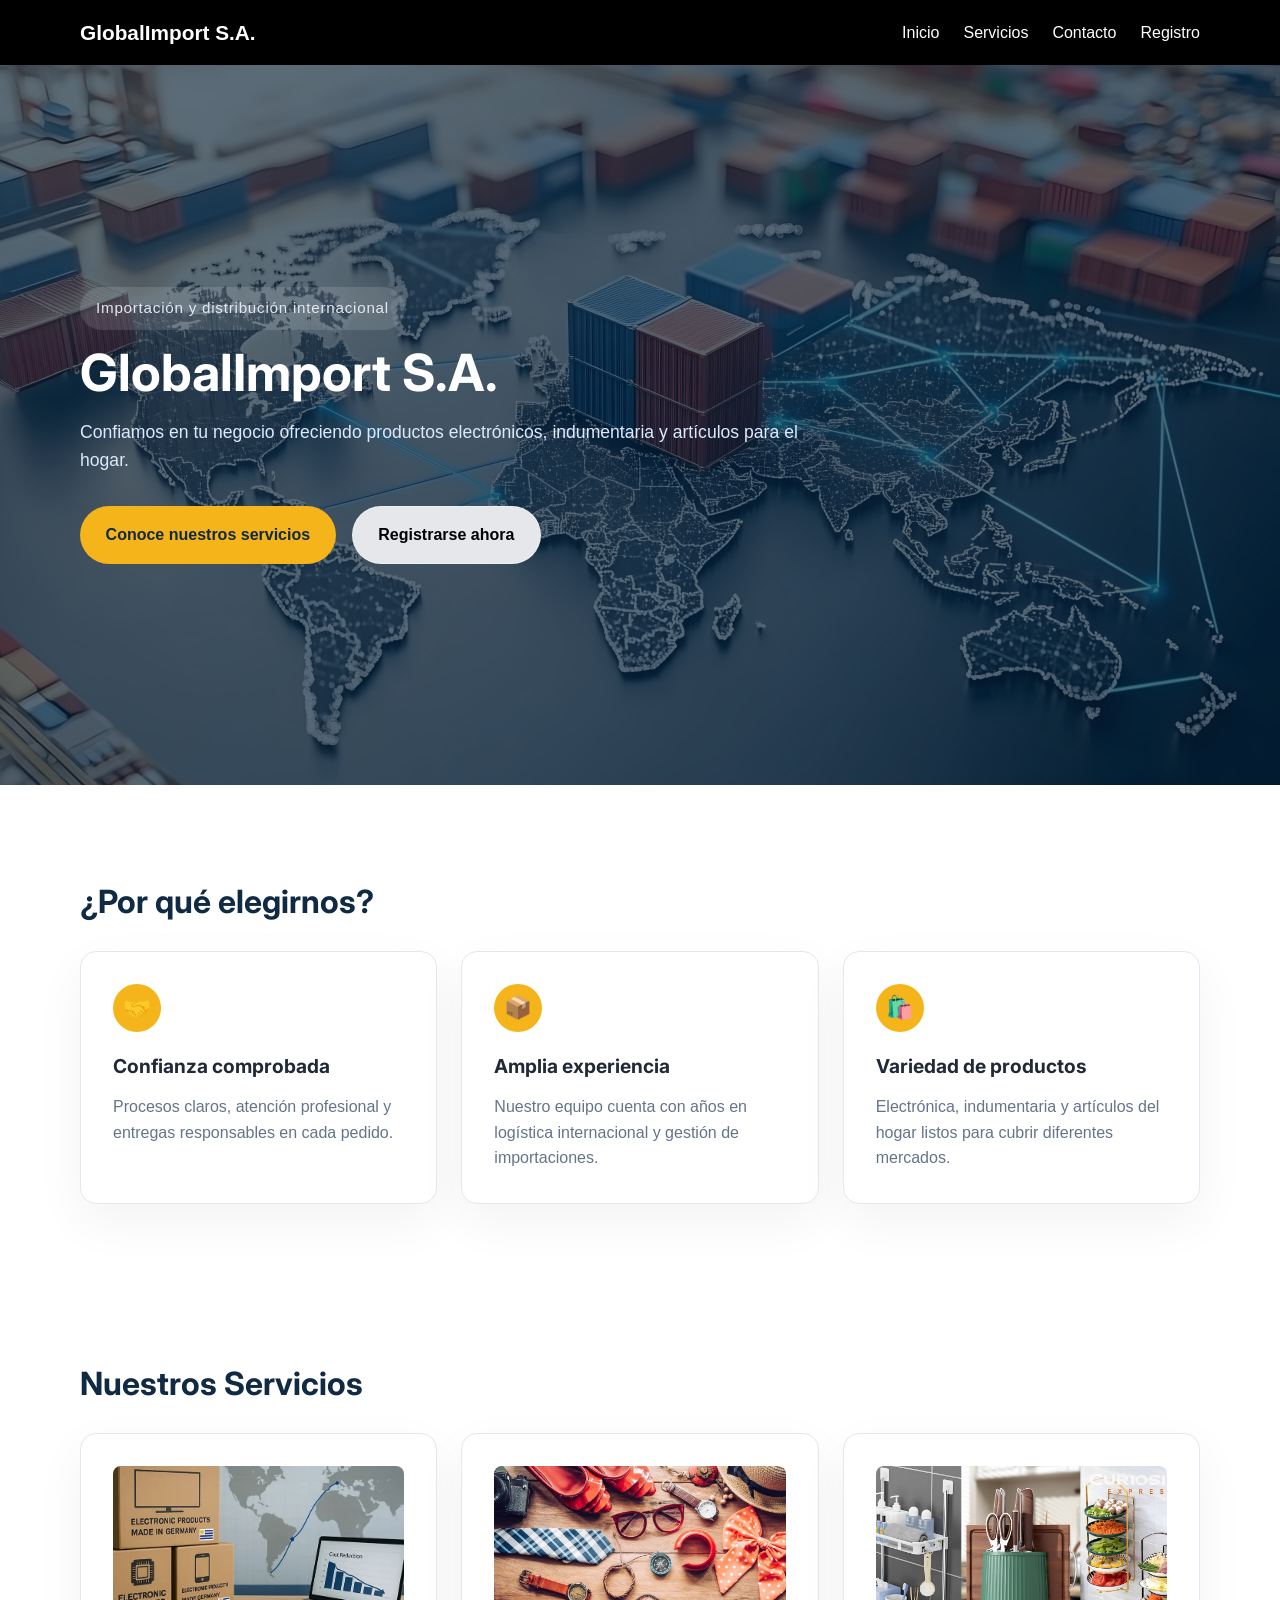
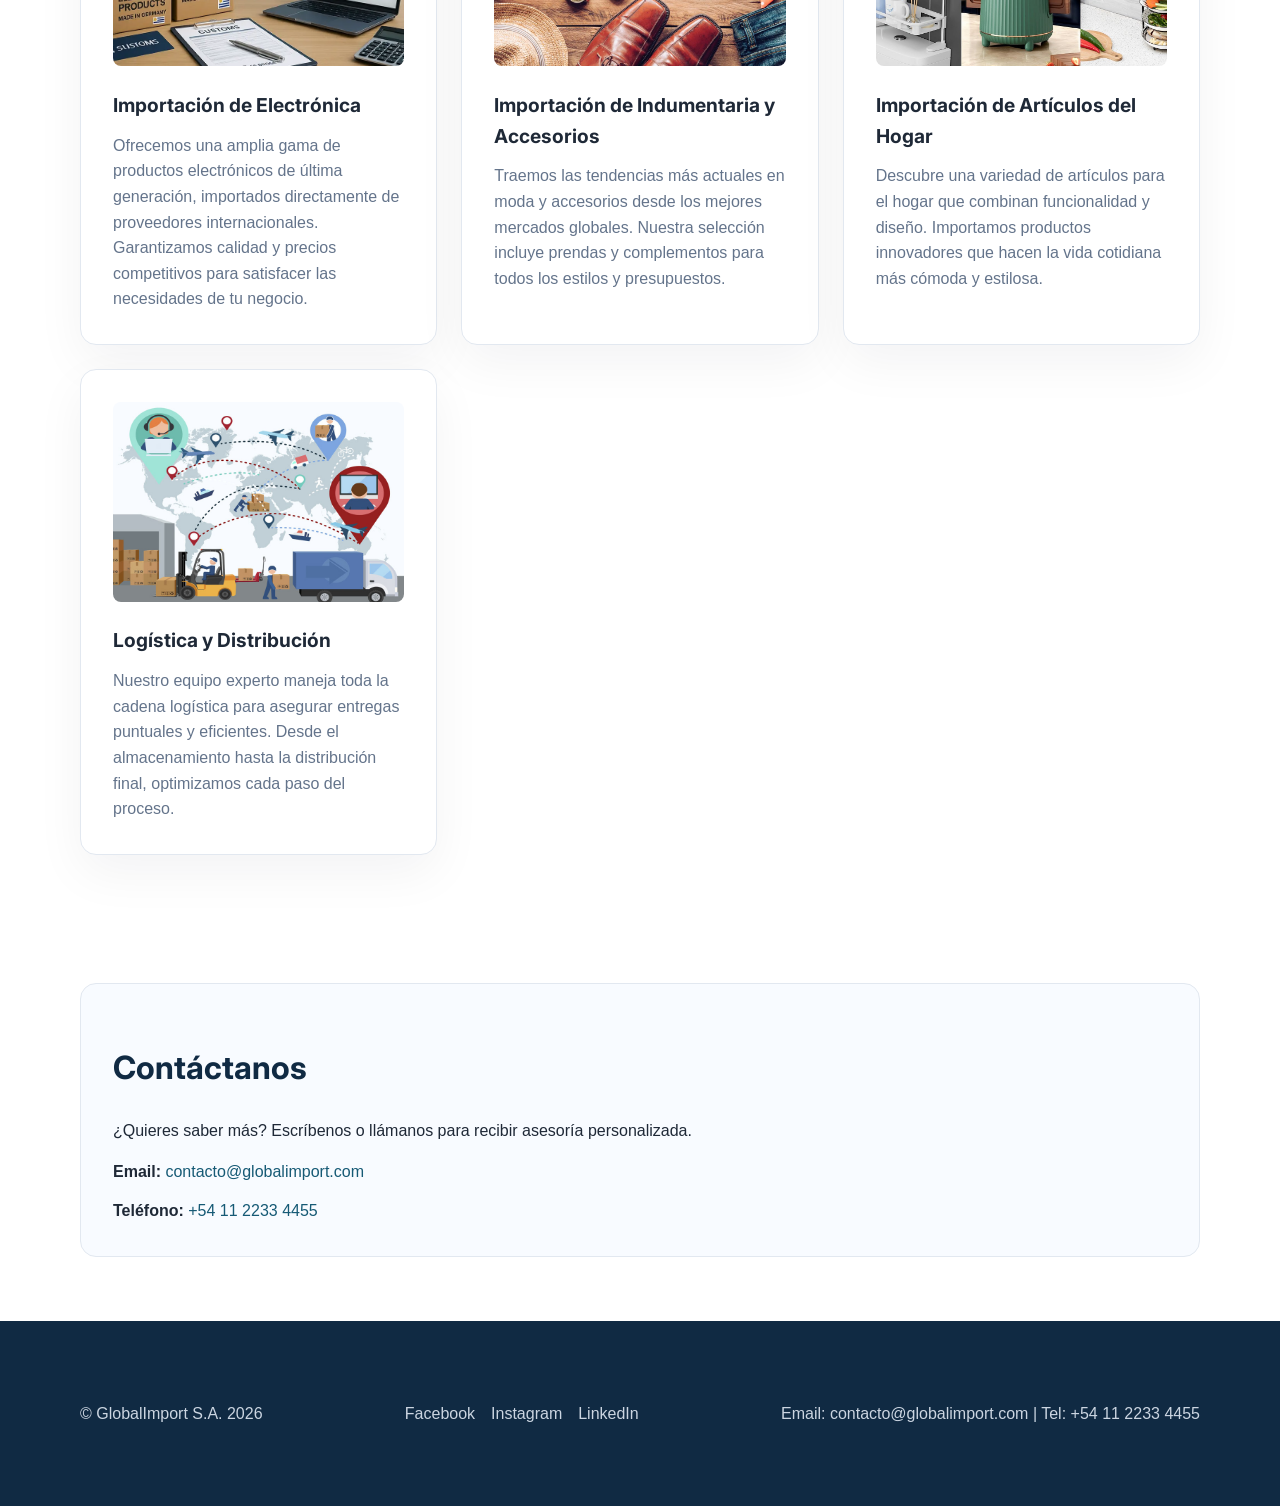
<file: index.html>
﻿<!DOCTYPE html>
<html lang="es">
<head>
  <meta charset="UTF-8" />
  <meta name="viewport" content="width=device-width, initial-scale=1.0" />
  <title>GlobalImport S.A.</title>
  <link rel="stylesheet" href="style.css" />
  <link href="https://fonts.googleapis.com/css2?family=Inter:wght@400;600;700&display=swap" rel="stylesheet" />
</head>
<body>
  <header class="site-header">
    <nav class="navbar container">
      <a href="index.html" class="logo">GlobalImport S.A.</a>
      <ul class="nav-links">
        <li><a href="#inicio">Inicio</a></li>
        <li><a href="#servicios">Servicios</a></li>
        <li><a href="#contacto">Contacto</a></li>
        <li><a href="registro.html">Registro</a></li>
      </ul>
    </nav>

    <section class="hero" id="inicio">
      <div class="hero-overlay"></div>
      <div class="hero-content container">
        <span class="hero-label">Importación y distribución internacional</span>
        <h1>GlobalImport S.A.</h1>
        <p class="hero-subtitle">
          Confiamos en tu negocio ofreciendo productos electrónicos, indumentaria y artículos para el hogar.
        </p>
        <div class="hero-actions">
          <a href="#servicios" class="btn btn-primary">Conoce nuestros servicios</a>
          <a href="registro.html" class="btn btn-secondary">Registrarse ahora</a>
        </div>
      </div>
    </section>
  </header>

  <main>
    <section class="why-choose" id="servicios">
      <div class="container">
        <h2>¿Por qué elegirnos?</h2>
        <div class="features-grid">
          <article class="feature-card">
            <span class="feature-icon">🤝</span>
            <h3>Confianza comprobada</h3>
            <p>Procesos claros, atención profesional y entregas responsables en cada pedido.</p>
          </article>
          <article class="feature-card">
            <span class="feature-icon">📦</span>
            <h3>Amplia experiencia</h3>
            <p>Nuestro equipo cuenta con años en logística internacional y gestión de importaciones.</p>
          </article>
          <article class="feature-card">
            <span class="feature-icon">🛍️</span>
            <h3>Variedad de productos</h3>
            <p>Electrónica, indumentaria y artículos del hogar listos para cubrir diferentes mercados.</p>
          </article>
        </div>
      </div>
    </section>

    <section class="services" id="servicios">
      <div class="container">
        <h2>Nuestros Servicios</h2>
        <div class="services-grid">
          <article class="service-card">
            <img src="images/Importación de Electrónica.webp" alt="Importación de Electrónica" class="service-image">
            <h3>Importación de Electrónica</h3>
            <p>Ofrecemos una amplia gama de productos electrónicos de última generación, importados directamente de proveedores internacionales. Garantizamos calidad y precios competitivos para satisfacer las necesidades de tu negocio.</p>
          </article>
          <article class="service-card">
            <img src="images/Importación de Indumentaria y Accesorios.jpg" alt="Importación de Indumentaria y Accesorios" class="service-image">
            <h3>Importación de Indumentaria y Accesorios</h3>
            <p>Traemos las tendencias más actuales en moda y accesorios desde los mejores mercados globales. Nuestra selección incluye prendas y complementos para todos los estilos y presupuestos.</p>
          </article>
          <article class="service-card">
            <img src="images/Importación de Artículos del Hogar.jpg" alt="Importación de Artículos del Hogar" class="service-image">
            <h3>Importación de Artículos del Hogar</h3>
            <p>Descubre una variedad de artículos para el hogar que combinan funcionalidad y diseño. Importamos productos innovadores que hacen la vida cotidiana más cómoda y estilosa.</p>
          </article>
          <article class="service-card">
            <img src="images/Logística y Distribución.jpg" alt="Logística y Distribución" class="service-image">
            <h3>Logística y Distribución</h3>
            <p>Nuestro equipo experto maneja toda la cadena logística para asegurar entregas puntuales y eficientes. Desde el almacenamiento hasta la distribución final, optimizamos cada paso del proceso.</p>
          </article>
        </div>
      </div>
    </section>

    <section class="contact-info" id="contacto">
      <div class="container contact-box">
        <h2>Contáctanos</h2>
        <p>¿Quieres saber más? Escríbenos o llámanos para recibir asesoría personalizada.</p>
        <div class="contact-details">
          <div>
            <strong>Email:</strong>
            <a href="mailto:contacto@globalimport.com">contacto@globalimport.com</a>
          </div>
          <div>
            <strong>Teléfono:</strong>
            <a href="tel:+541122334455">+54 11 2233 4455</a>
          </div>
        </div>
      </div>
    </section>
  </main>

  <footer class="site-footer">
    <div class="container footer-content">
      <p>© GlobalImport S.A. 2026</p>
      <div class="footer-links">
        <a href="#">Facebook</a>
        <a href="#">Instagram</a>
        <a href="#">LinkedIn</a>
      </div>
      <p class="footer-contact">Email: contacto@globalimport.com | Tel: +54 11 2233 4455</p>
    </div>
  </footer>
</body>
</html>
</file>
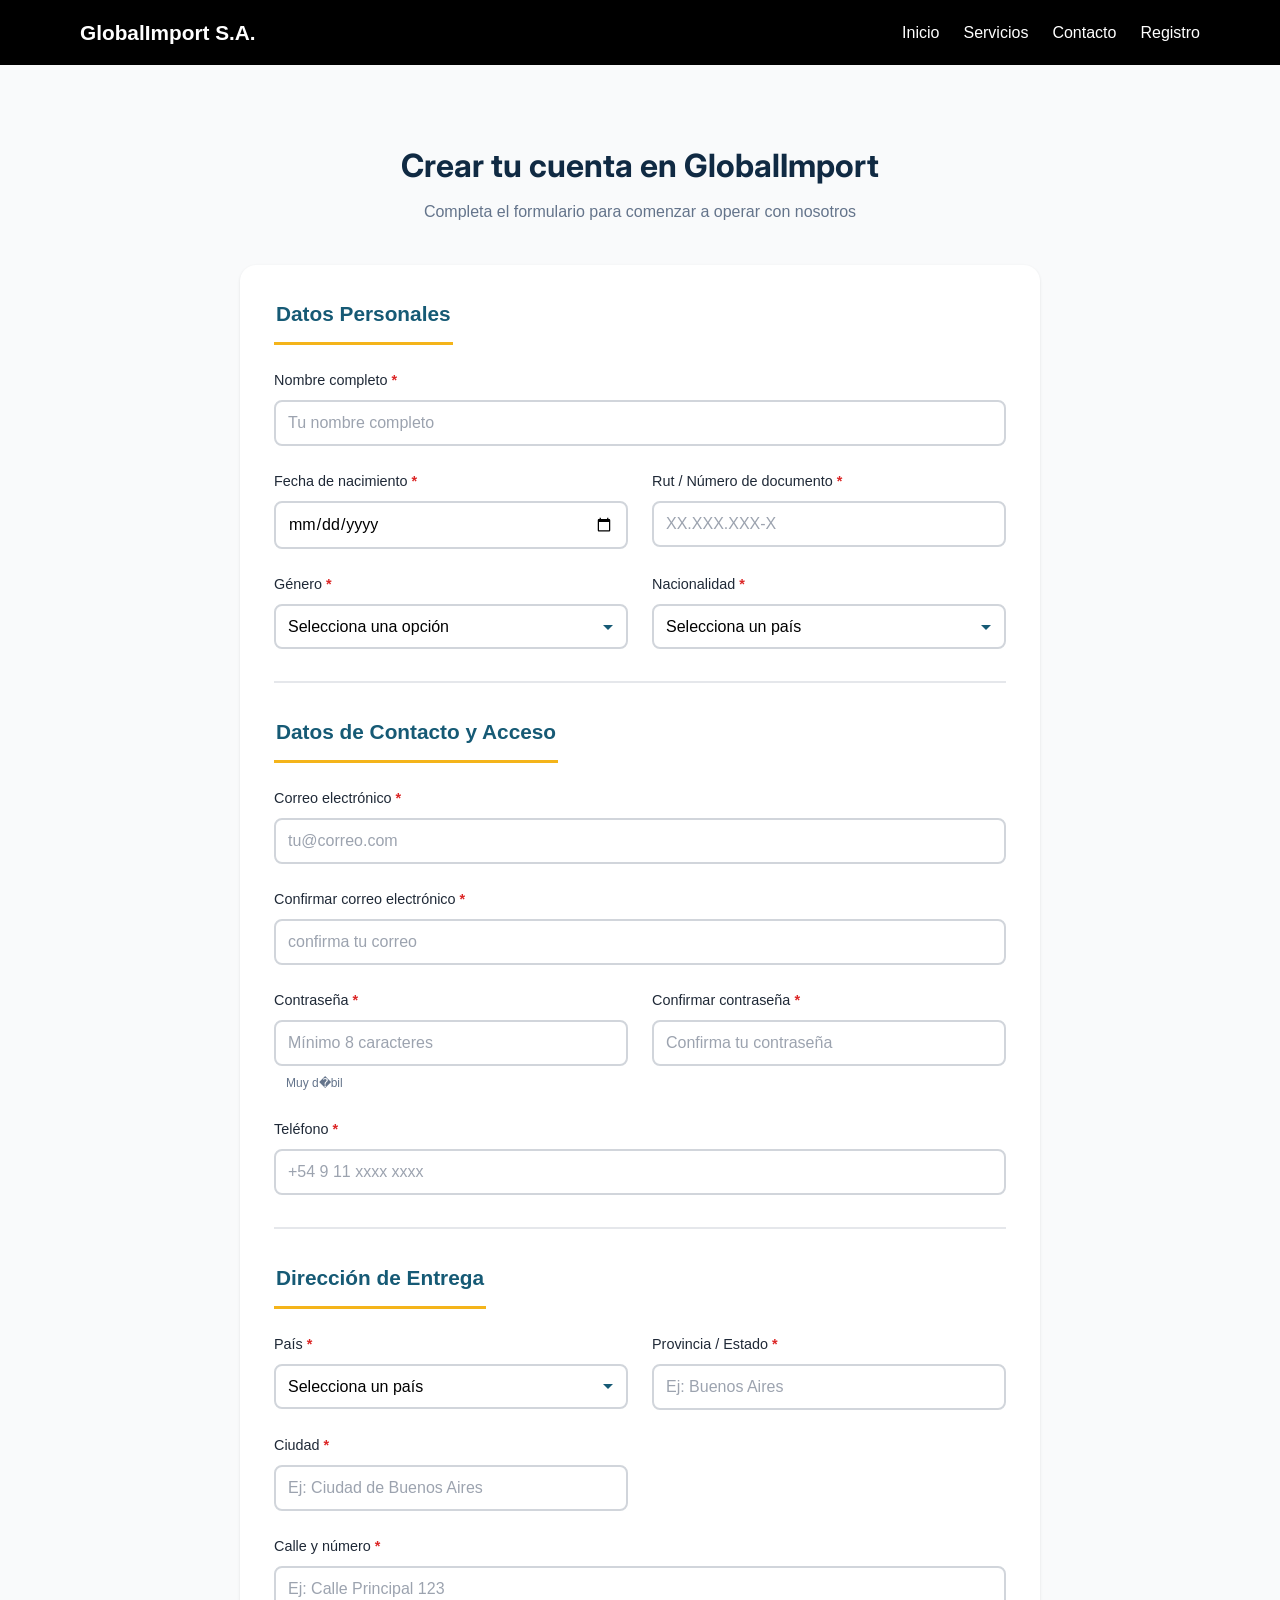
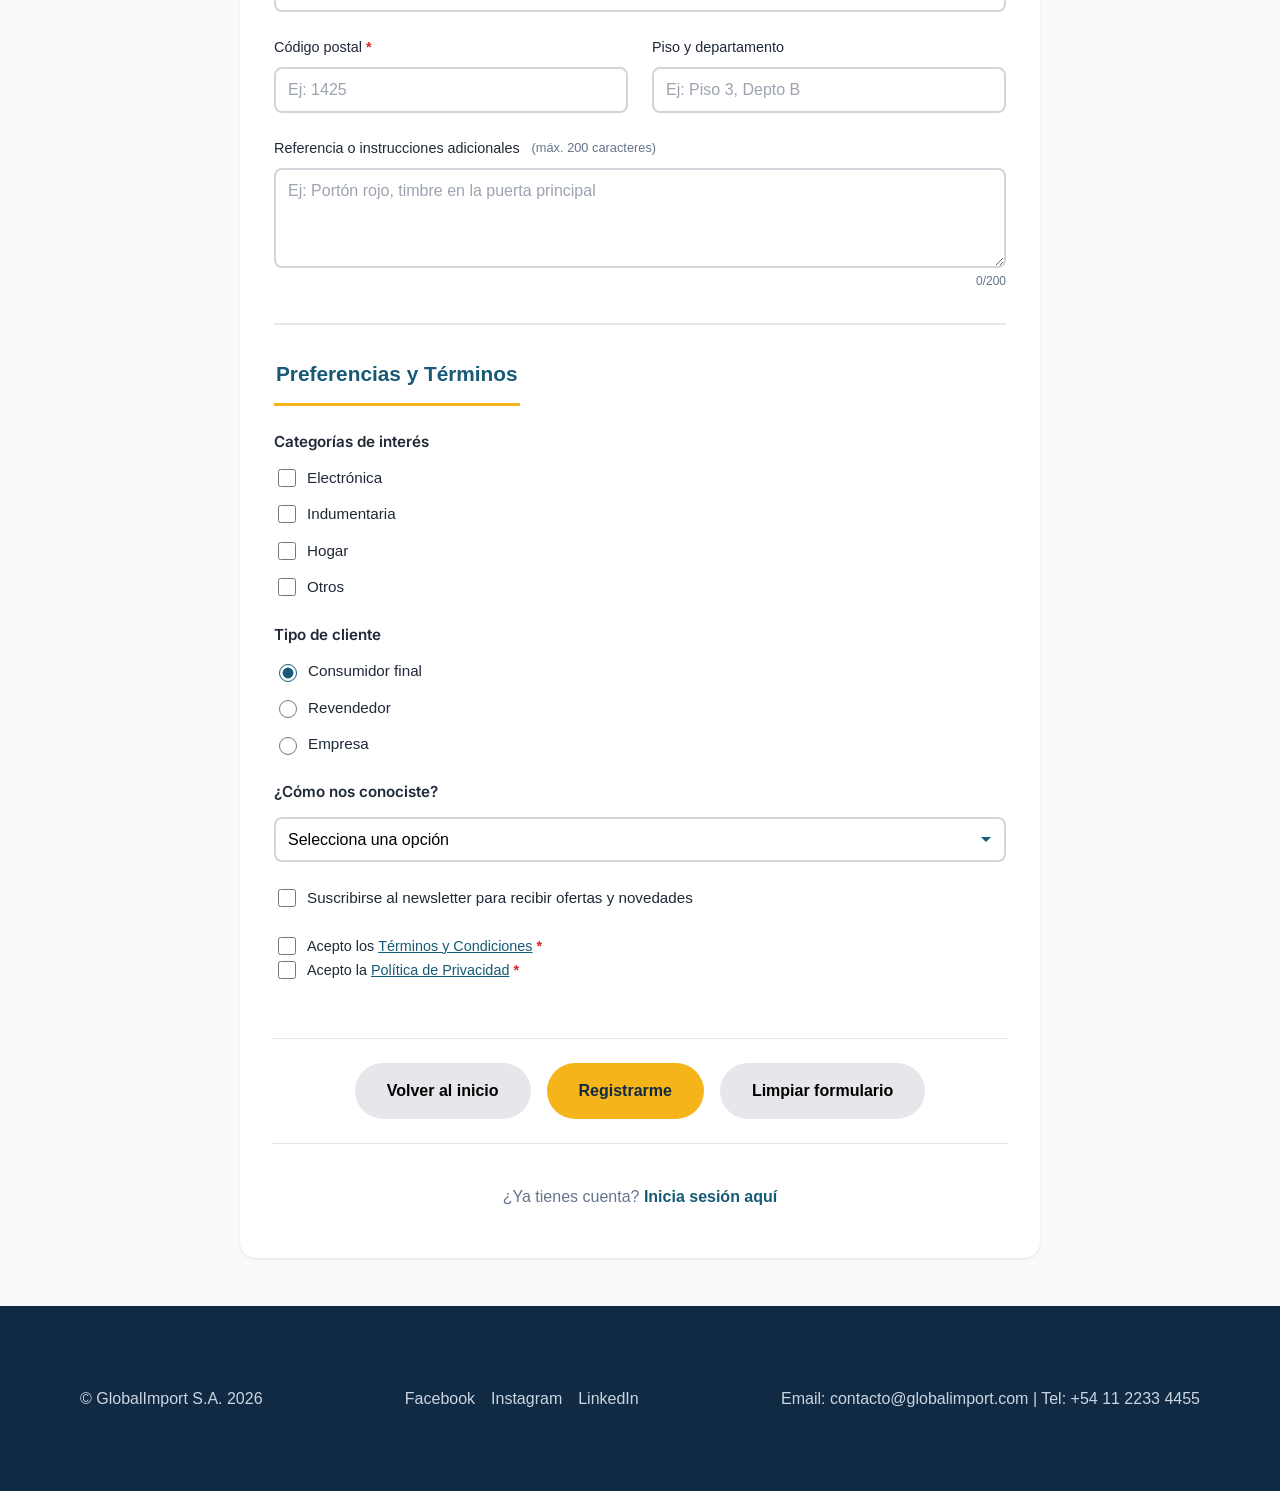
<file: registro.html>
<!DOCTYPE html>
<html lang="es">
<head>
  <meta charset="UTF-8" />
  <meta name="viewport" content="width=device-width, initial-scale=1.0" />
  <title>Registro de Usuario - GlobalImport S.A.</title>
  <link rel="stylesheet" href="style.css" />
  <link href="https://fonts.googleapis.com/css2?family=Inter:wght@400;600;700&display=swap" rel="stylesheet" />
</head>
<body>
  <header class="site-header">
    <nav class="navbar container">
      <a href="index.html" class="logo">GlobalImport S.A.</a>
      <ul class="nav-links">
        <li><a href="index.html#inicio">Inicio</a></li>
        <li><a href="index.html#servicios">Servicios</a></li>
        <li><a href="index.html#contacto">Contacto</a></li>
        <li><a href="registro.html">Registro</a></li>
      </ul>
    </nav>
  </header>

  <main>
    <section class="registration-section">
      <div class="container">
        <div class="registration-header">
          <h1>Crear tu cuenta en GlobalImport</h1>
          <p>Completa el formulario para comenzar a operar con nosotros</p>
        </div>

        <form class="registration-form" id="registrationForm" novalidate>
          <!-- SECCIÓN A: DATOS PERSONALES -->
          <fieldset class="form-section">
            <legend class="section-title">Datos Personales</legend>
            <div class="form-grid">
              <div class="form-group full-width">
                <label for="fullName">Nombre completo <span class="required">*</span></label>
                <input 
                  type="text" 
                  id="fullName" 
                  name="fullName" 
                  placeholder="Tu nombre completo"
                  required
                />
              </div>

              <div class="form-group">
                <label for="birthDate">Fecha de nacimiento <span class="required">*</span></label>
                <input 
                  type="date" 
                  id="birthDate" 
                  name="birthDate" 
                  required
                />
              </div>

              <div class="form-group">
                <label for="rut">Rut / Número de documento <span class="required">*</span></label>
                <input 
                  type="text" 
                  id="rut" 
                  name="rut" 
                  placeholder="XX.XXX.XXX-X"
                  required
                />
              </div>

              <div class="form-group">
                <label for="gender">Género <span class="required">*</span></label>
                <select id="gender" name="gender" required>
                  <option value="">Selecciona una opción</option>
                  <option value="masculino">Masculino</option>
                  <option value="femenino">Femenino</option>
                  <option value="nobinario">No binario</option>
                  <option value="prefiero_no_decir">Prefiero no decir</option>
                </select>
              </div>

              <div class="form-group">
                <label for="nationality">Nacionalidad <span class="required">*</span></label>
                <select id="nationality" name="nationality" required>
                  <option value="">Selecciona un país</option>
                  <option value="argentina">Argentina</option>
                  <option value="brasil">Brasil</option>
                  <option value="chile">Chile</option>
                  <option value="colombia">Colombia</option>
                  <option value="mexico">México</option>
                  <option value="peru">Perú</option>
                  <option value="españa">España</option>
                  <option value="uruguay">Uruguay</option>
                </select>
              </div>
            </div>
          </fieldset>

          <!-- SECCIÓN B: DATOS DE CONTACTO Y ACCESO -->
          <fieldset class="form-section">
            <legend class="section-title">Datos de Contacto y Acceso</legend>
            <div class="form-grid">
              <div class="form-group full-width">
                <label for="email">Correo electrónico <span class="required">*</span></label>
                <input 
                  type="email" 
                  id="email" 
                  name="email" 
                  placeholder="tu@correo.com"
                  required
                />
              </div>

              <div class="form-group full-width">
                <label for="confirmEmail">Confirmar correo electrónico <span class="required">*</span></label>
                <input 
                  type="email" 
                  id="confirmEmail" 
                  name="confirmEmail" 
                  placeholder="confirma tu correo"
                  required
                />
              </div>

              <div class="form-group">
                <label for="password">Contraseña <span class="required">*</span></label>
                <div class="password-container">
                  <input 
                    type="password" 
                    id="password" 
                    name="password" 
                    placeholder="Mínimo 8 caracteres"
                    required
                  />
                  <div class="password-strength">
                    <div class="strength-bar" id="strengthBar"></div>
                    <span class="strength-text" id="strengthText"></span>
                  </div>
                </div>
              </div>

              <div class="form-group">
                <label for="confirmPassword">Confirmar contraseña <span class="required">*</span></label>
                <input 
                  type="password" 
                  id="confirmPassword" 
                  name="confirmPassword" 
                  placeholder="Confirma tu contraseña"
                  required
                />
              </div>

              <div class="form-group full-width">
                <label for="phone">Teléfono <span class="required">*</span></label>
                <input 
                  type="tel" 
                  id="phone" 
                  name="phone" 
                  placeholder="+54 9 11 xxxx xxxx"
                  required
                />
              </div>
            </div>
          </fieldset>

          <!-- SECCIÓN C: DIRECCIÓN DE ENTREGA -->
          <fieldset class="form-section">
            <legend class="section-title">Dirección de Entrega</legend>
            <div class="form-grid">
              <div class="form-group">
                <label for="deliveryCountry">País <span class="required">*</span></label>
                <select id="deliveryCountry" name="deliveryCountry" required>
                  <option value="">Selecciona un país</option>
                  <option value="argentina">Argentina</option>
                  <option value="brasil">Brasil</option>
                  <option value="chile">Chile</option>
                  <option value="colombia">Colombia</option>
                  <option value="mexico">México</option>
                  <option value="peru">Perú</option>
                  <option value="españa">España</option>
                  <option value="uruguay">Uruguay</option>
                </select>
              </div>

              <div class="form-group">
                <label for="state">Provincia / Estado <span class="required">*</span></label>
                <input 
                  type="text" 
                  id="state" 
                  name="state" 
                  placeholder="Ej: Buenos Aires"
                  required
                />
              </div>

              <div class="form-group">
                <label for="city">Ciudad <span class="required">*</span></label>
                <input 
                  type="text" 
                  id="city" 
                  name="city" 
                  placeholder="Ej: Ciudad de Buenos Aires"
                  required
                />
              </div>

              <div class="form-group full-width">
                <label for="street">Calle y número <span class="required">*</span></label>
                <input 
                  type="text" 
                  id="street" 
                  name="street" 
                  placeholder="Ej: Calle Principal 123"
                  required
                />
              </div>

              <div class="form-group">
                <label for="postalCode">Código postal <span class="required">*</span></label>
                <input 
                  type="text" 
                  id="postalCode" 
                  name="postalCode" 
                  placeholder="Ej: 1425"
                  required
                />
              </div>

              <div class="form-group">
                <label for="apartment">Piso y departamento</label>
                <input 
                  type="text" 
                  id="apartment" 
                  name="apartment" 
                  placeholder="Ej: Piso 3, Depto B"
                />
              </div>

              <div class="form-group full-width">
                <label for="instructions">Referencia o instrucciones adicionales <span class="char-count">(máx. 200 caracteres)</span></label>
                <textarea 
                  id="instructions" 
                  name="instructions" 
                  placeholder="Ej: Portón rojo, timbre en la puerta principal"
                  maxlength="200"
                  rows="3"
                ></textarea>
                <span class="char-counter"><span id="charCount">0</span>/200</span>
              </div>
            </div>
          </fieldset>

          <!-- SECCIÓN D: PREFERENCIAS Y TÉRMINOS -->
          <fieldset class="form-section">
            <legend class="section-title">Preferencias y Términos</legend>
            <div class="form-subsection">
              <h3 class="subsection-title">Categorías de interés</h3>
              <div class="checkbox-group">
                <div class="checkbox-item">
                  <input 
                    type="checkbox" 
                    id="category-electronics" 
                    name="categories" 
                    value="electronics"
                  />
                  <label for="category-electronics">Electrónica</label>
                </div>
                <div class="checkbox-item">
                  <input 
                    type="checkbox" 
                    id="category-clothing" 
                    name="categories" 
                    value="clothing"
                  />
                  <label for="category-clothing">Indumentaria</label>
                </div>
                <div class="checkbox-item">
                  <input 
                    type="checkbox" 
                    id="category-home" 
                    name="categories" 
                    value="home"
                  />
                  <label for="category-home">Hogar</label>
                </div>
                <div class="checkbox-item">
                  <input 
                    type="checkbox" 
                    id="category-other" 
                    name="categories" 
                    value="other"
                  />
                  <label for="category-other">Otros</label>
                </div>
              </div>
            </div>

            <div class="form-subsection">
              <h3 class="subsection-title">Tipo de cliente</h3>
              <div class="radio-group">
                <div class="radio-item">
                  <input 
                    type="radio" 
                    id="client-consumer" 
                    name="clientType" 
                    value="consumer"
                    checked
                  />
                  <label for="client-consumer">Consumidor final</label>
                </div>
                <div class="radio-item">
                  <input 
                    type="radio" 
                    id="client-reseller" 
                    name="clientType" 
                    value="reseller"
                  />
                  <label for="client-reseller">Revendedor</label>
                </div>
                <div class="radio-item">
                  <input 
                    type="radio" 
                    id="client-business" 
                    name="clientType" 
                    value="business"
                  />
                  <label for="client-business">Empresa</label>
                </div>
              </div>
            </div>

            <div class="form-subsection">
              <h3 class="subsection-title">¿Cómo nos conociste?</h3>
              <select id="howDidYouKnowUs" name="howDidYouKnowUs">
                <option value="">Selecciona una opción</option>
                <option value="social_media">Redes sociales</option>
                <option value="recommendation">Recomendación</option>
                <option value="web_search">Búsqueda web</option>
                <option value="advertising">Publicidad</option>
                <option value="other">Otro</option>
              </select>
            </div>

            <div class="form-subsection">
              <div class="checkbox-item">
                <input 
                  type="checkbox" 
                  id="newsletter" 
                  name="newsletter" 
                  value="yes"
                />
                <label for="newsletter">Suscribirse al newsletter para recibir ofertas y novedades</label>
              </div>
            </div>

            <div class="form-subsection">
              <div class="checkbox-item terms">
                <input 
                  type="checkbox" 
                  id="termsConditions" 
                  name="termsConditions" 
                  value="yes"
                  required
                />
                <label for="termsConditions">
                  Acepto los <a href="#" target="_blank" class="link-terms">Términos y Condiciones</a> <span class="required">*</span>
                </label>
              </div>
              <div class="checkbox-item terms">
                <input 
                  type="checkbox" 
                  id="privacyPolicy" 
                  name="privacyPolicy" 
                  value="yes"
                  required
                />
                <label for="privacyPolicy">
                  Acepto la <a href="#" target="_blank" class="link-terms">Política de Privacidad</a> <span class="required">*</span>
                </label>
              </div>
            </div>
          </fieldset>

          <!-- BOTONES DE ACCIÓN -->
          <div class="form-actions">
            <a href="index.html" class="btn btn-secondary btn-large">Volver al inicio</a>
            <button type="submit" class="btn btn-primary btn-large">Registrarme</button>
            <button type="reset" class="btn btn-secondary btn-large">Limpiar formulario</button>
          </div>

          <div class="form-footer">
            <p>¿Ya tienes cuenta? <a href="#" class="link-login">Inicia sesión aquí</a></p>
          </div>
        </form>
      </div>
    </section>
  </main>

  <footer class="site-footer">
    <div class="container footer-content">
      <p>© GlobalImport S.A. 2026</p>
      <div class="footer-links">
        <a href="#">Facebook</a>
        <a href="#">Instagram</a>
        <a href="#">LinkedIn</a>
      </div>
      <p class="footer-contact">Email: contacto@globalimport.com | Tel: +54 11 2233 4455</p>
    </div>
  </footer>

  <script src="validaciones.js"></script>
</body>
</html>
</file>
<file: style.css>
﻿:root {
  --primary: #165a75;
  --secondary: #f4b41a;
  --dark: #102a43;
  --light: #f7f9fb;
  --text: #1f2937;
  --muted: #64748b;
  --font-primary: 'Inter', sans-serif;
  --font-secondary: 'Segoe UI', Tahoma, Geneva, Verdana, sans-serif;
}

* {
  box-sizing: border-box;
}

body {
  margin: 0;
  font-family: var(--font-secondary);
  color: var(--text);
  background: #ffffff;
  line-height: 1.6;
}

h1, h2, h3 {
  font-family: var(--font-primary);
}

.container {
  width: min(1120px, 90%);
  margin: 0 auto;
}

.site-header {
  background: #000;
}

.navbar {
  display: flex;
  align-items: center;
  justify-content: space-between;
  padding: 1rem 0;
}

.logo {
  font-size: 1.3rem;
  font-weight: 700;
  color: #fff;
  text-decoration: none;
}

.nav-links {
  display: flex;
  gap: 1.5rem;
  list-style: none;
  margin: 0;
  padding: 0;
}

.nav-links a {
  color: #fff;
  text-decoration: none;
  font-weight: 500;
}

.hero {
  position: relative;
  min-height: 80vh;
  display: flex;
  align-items: center;
  background-image: url('images/AdobeStock_989614609-scaled.jpeg');
  background-size: cover;
  background-position: center;
  color: #ffffff;
}

.hero-overlay {
  position: absolute;
  inset: 0;
  background: rgba(5, 30, 50, 0.65);
}

.hero-content {
  position: relative;
  z-index: 1;
  padding: 4rem 0;
}

.hero-label {
  display: inline-block;
  background: rgba(255, 255, 255, 0.12);
  color: #e2e8f0;
  border-radius: 999px;
  padding: 0.6rem 1rem;
  letter-spacing: 0.05em;
  font-size: 0.95rem;
}

.hero h1 {
  margin: 1rem 0 0.8rem;
  font-size: clamp(2.75rem, 4vw, 4.5rem);
  line-height: 1.05;
}

.hero-subtitle {
  max-width: 720px;
  margin-bottom: 2rem;
  color: #dbeafe;
  font-size: 1.1rem;
}

.hero-actions {
  display: flex;
  flex-wrap: wrap;
  gap: 1rem;
}

.btn {
  display: inline-flex;
  align-items: center;
  justify-content: center;
  padding: 0.95rem 1.6rem;
  border-radius: 999px;
  text-decoration: none;
  font-weight: 600;
  transition: transform 0.2s ease, box-shadow 0.2s ease;
}

.btn:hover {
  transform: translateY(-2px);
}

.btn-primary {
  background: var(--secondary);
  color: var(--dark);
}

.btn-secondary {
  background: rgba(255, 255, 255, 0.18);
  color: #fff;
  border: 1px solid rgba(255, 255, 255, 0.32);
}

.why-choose,
.contact-info,
.site-footer {
  padding: 4rem 0;
}

.why-choose h2,
.contact-info h2 {
  margin-bottom: 1.5rem;
  font-size: 2rem;
  color: var(--dark);
}

.services,
.why-choose,
.contact-info,
.site-footer {
  padding: 4rem 0;
}

.services h2,
.why-choose h2,
.contact-info h2 {
  margin-bottom: 1.5rem;
  font-size: 2rem;
  color: var(--dark);
}

.services-grid {
  display: grid;
  grid-template-columns: repeat(auto-fit, minmax(280px, 1fr));
  gap: 1.5rem;
}

.service-card {
  background: #ffffff;
  border: 1px solid #e2e8f0;
  border-radius: 1rem;
  padding: 2rem;
  box-shadow: 0 18px 50px rgba(15, 23, 42, 0.05);
  transition: transform 0.2s ease, box-shadow 0.2s ease;
}

.service-card:hover {
  transform: translateY(-5px);
  box-shadow: 0 25px 60px rgba(15, 23, 42, 0.1);
}

.service-image {
  width: 100%;
  height: 200px;
  object-fit: cover;
  border-radius: 0.5rem;
  margin-bottom: 1rem;
}

.service-card h3 {
  margin: 0 0 0.75rem;
  font-size: 1.2rem;
}

.service-card p {
  margin: 0;
  color: var(--muted);
}

.features-grid {
  display: grid;
  grid-template-columns: repeat(3, minmax(0, 1fr));
  gap: 1.5rem;
}

.feature-card {
  background: #ffffff;
  border: 1px solid #e2e8f0;
  border-radius: 1rem;
  padding: 2rem;
  box-shadow: 0 18px 50px rgba(15, 23, 42, 0.05);
}

.feature-icon {
  display: inline-flex;
  width: 3rem;
  height: 3rem;
  align-items: center;
  justify-content: center;
  border-radius: 50%;
  background: var(--secondary);
  color: var(--dark);
  font-size: 1.4rem;
  margin-bottom: 1.2rem;
}

.feature-card h3 {
  margin: 0 0 0.75rem;
  font-size: 1.2rem;
}

.feature-card p {
  margin: 0;
  color: var(--muted);
}

.contact-box {
  background: #f8fbff;
  border-radius: 1rem;
  border: 1px solid #e2e8f0;
  padding: 2rem;
}

.contact-details {
  display: grid;
  gap: 0.85rem;
  margin-top: 1rem;
}

.contact-details a {
  color: var(--primary);
  text-decoration: none;
}

.site-footer {
  background: var(--dark);
  color: #cbd5e1;
}

.footer-content {
  display: flex;
  align-items: center;
  justify-content: space-between;
  gap: 1rem;
  flex-wrap: wrap;
}

.footer-links {
  display: flex;
  gap: 1rem;
}

.footer-links a {
  color: #cbd5e1;
  text-decoration: none;
}

.footer-contact {
  margin: 0;
}

@media (max-width: 860px) {
  .features-grid {
    grid-template-columns: 1fr;
  }

  .hero {
    min-height: 70vh;
  }

  .navbar {
    flex-direction: column;
    align-items: flex-start;
    gap: 1rem;
  }

  .nav-links {
    flex-wrap: wrap;
    gap: 1rem;
  }
}

@media (max-width: 640px) {
  .hero-content {
    padding: 3rem 0;
  }

  .hero h1 {
    font-size: 2.6rem;
  }

  .btn {
    width: 100%;
  }

  .footer-content {
    flex-direction: column;
    align-items: flex-start;
  }
}

/* ===== ESTILOS DEL FORMULARIO DE REGISTRO ===== */

.registration-section {
  padding: 3rem 0;
  background: #f9fafb;
  min-height: 100vh;
}

.registration-header {
  text-align: center;
  margin-bottom: 2.5rem;
}

.registration-header h1 {
  font-size: 2rem;
  margin-bottom: 0.5rem;
  color: var(--dark);
}

.registration-header p {
  font-size: 1rem;
  color: var(--muted);
  margin: 0;
}

.registration-form {
  max-width: 800px;
  margin: 0 auto;
  background: #ffffff;
  border-radius: 1rem;
  padding: 2rem;
  box-shadow: 0 1px 3px rgba(0, 0, 0, 0.1);
}

/* FIELDSETS Y SECCIONES */
.form-section {
  border: none;
  padding: 0;
  margin-bottom: 2rem;
  padding-bottom: 2rem;
  border-bottom: 2px solid #e5e7eb;
}

.form-section:last-of-type {
  border-bottom: none;
  margin-bottom: 0;
  padding-bottom: 0;
}

.section-title {
  font-size: 1.3rem;
  font-weight: 600;
  color: var(--primary);
  margin-bottom: 1.5rem;
  display: block;
  padding-bottom: 0.75rem;
  border-bottom: 3px solid var(--secondary);
}

.form-subsection {
  margin-bottom: 1.5rem;
}

.subsection-title {
  font-size: 0.95rem;
  font-weight: 600;
  color: var(--text);
  margin: 0 0 0.75rem;
  display: block;
}

/* GRID DEL FORMULARIO */
.form-grid {
  display: grid;
  grid-template-columns: repeat(2, 1fr);
  gap: 1.5rem;
}

.form-group {
  display: flex;
  flex-direction: column;
}

.form-group.full-width {
  grid-column: 1 / -1;
}

.form-group label {
  font-size: 0.9rem;
  font-weight: 500;
  color: var(--text);
  margin-bottom: 0.5rem;
  display: flex;
  align-items: center;
  gap: 0.25rem;
}

.required {
  color: #dc2626;
  font-weight: 700;
}

.char-count {
  font-size: 0.8rem;
  color: var(--muted);
  font-weight: 400;
  margin-left: 0.5rem;
}

/* INPUTS Y SELECTS */
input[type="text"],
input[type="email"],
input[type="tel"],
input[type="date"],
input[type="password"],
select,
textarea {
  width: 100%;
  padding: 0.75rem;
  border: 2px solid #d1d5db;
  border-radius: 0.5rem;
  font-size: 1rem;
  font-family: inherit;
  transition: all 0.2s ease;
  background-color: #ffffff;
}

input[type="text"]:focus,
input[type="email"]:focus,
input[type="tel"]:focus,
input[type="date"]:focus,
input[type="password"]:focus,
select:focus,
textarea:focus {
  outline: none;
  border-color: var(--primary);
  box-shadow: 0 0 0 3px rgba(22, 90, 117, 0.1);
}

input::placeholder,
textarea::placeholder {
  color: #9ca3af;
}

select {
  cursor: pointer;
  appearance: none;
  background-image: url("data:image/svg+xml,%3Csvg xmlns='http://www.w3.org/2000/svg' width='12' height='12' viewBox='0 0 12 12'%3E%3Cpath fill='%23165a75' d='M6 9L1 4h10z'/%3E%3C/svg%3E");
  background-repeat: no-repeat;
  background-position: right 0.75rem center;
  padding-right: 2rem;
}

textarea {
  resize: vertical;
  min-height: 100px;
  font-family: inherit;
}

.char-counter {
  font-size: 0.75rem;
  color: var(--muted);
  margin-top: 0.25rem;
  text-align: right;
}

/* INDICADOR DE FUERZA DE CONTRASEÑA */
.password-container {
  display: flex;
  flex-direction: column;
}

.password-strength {
  margin-top: 0.5rem;
  display: flex;
  align-items: center;
  gap: 0.75rem;
}

.strength-bar {
  height: 6px;
  background: #e5e7eb;
  border-radius: 3px;
  width: 100px;
  overflow: hidden;
  position: relative;
}

.strength-text {
  font-size: 0.75rem;
  font-weight: 500;
  color: var(--muted);
  min-width: 60px;
}

/* CHECKBOXES Y RADIOS */
.checkbox-group,
.radio-group {
  display: flex;
  flex-direction: column;
  gap: 0.75rem;
}

.checkbox-item,
.radio-item {
  display: flex;
  align-items: center;
  gap: 0.5rem;
}

input[type="checkbox"],
input[type="radio"] {
  width: 18px;
  height: 18px;
  cursor: pointer;
  accent-color: var(--primary);
  flex-shrink: 0;
}

.checkbox-item label,
.radio-item label {
  font-size: 0.95rem;
  color: var(--text);
  cursor: pointer;
  margin: 0;
  display: block;
}

.checkbox-item.terms label {
  font-size: 0.9rem;
}

.link-terms {
  color: var(--primary);
  text-decoration: underline;
  font-weight: 500;
}

.link-terms:hover {
  color: var(--dark);
}

/* VALIDACIÓN DE CAMPOS (para error) */
input.error,
select.error,
textarea.error {
  border-color: #dc2626 !important;
  background-color: #fef2f2;
}

input.error:focus,
select.error:focus,
textarea.error:focus {
  box-shadow: 0 0 0 3px rgba(220, 38, 38, 0.1);
}

.error-message {
  color: #dc2626;
  font-size: 0.85rem;
  margin-top: 0.25rem;
  display: none;
}

.error-message.show {
  display: block;
}

/* BOTONES */
.form-actions {
  display: flex;
  gap: 1rem;
  margin-top: 2rem;
  padding-top: 1.5rem;
  border-top: 1px solid #e5e7eb;
  justify-content: center;
}

.btn-large {
  padding: 0.95rem 2rem;
  font-size: 1rem;
  border: none;
  cursor: pointer;
}

.btn-primary {
  background: var(--secondary);
  color: var(--dark);
  font-weight: 600;
}

.btn-primary:hover {
  background: #f0a800;
  transform: translateY(-2px);
  box-shadow: 0 4px 12px rgba(244, 180, 26, 0.3);
}

.btn-secondary {
  background: #e5e7eb;
  color: var(--text);
  font-weight: 600;
}

.btn-secondary:hover {
  background: #d1d5db;
  transform: translateY(-2px);
}

.form-footer {
  text-align: center;
  margin-top: 1.5rem;
  padding-top: 1.5rem;
  border-top: 1px solid #e5e7eb;
  color: var(--muted);
}

.link-login {
  color: var(--primary);
  text-decoration: none;
  font-weight: 600;
}

.link-login:hover {
  text-decoration: underline;
  color: var(--dark);
}

/* MEDIA QUERIES - RESPONSIVE */
@media (max-width: 768px) {
  .registration-form {
    padding: 1.5rem;
  }

  .form-grid {
    grid-template-columns: 1fr;
    gap: 1.25rem;
  }

  .form-actions {
    flex-direction: column;
  }

  .btn-large {
    width: 100%;
  }

  .registration-header h1 {
    font-size: 1.5rem;
  }
}

@media (max-width: 480px) {
  .registration-section {
    padding: 1rem 0;
  }

  .registration-form {
    border-radius: 0.5rem;
    padding: 1rem;
  }

  .section-title {
    font-size: 1.1rem;
  }

  input[type="text"],
  input[type="email"],
  input[type="tel"],
  input[type="date"],
  input[type="password"],
  select,
  textarea {
    font-size: 16px;
  }

  .form-group label {
    font-size: 0.85rem;
  }
}

.btn-secondary {
  background: #e5e7eb;
  color: #000;
  font-weight: 600;
}

.campo-error {
  border-color: #dc2626 !important;
  background-color: #fef2f2;
}

.campo-ok {
  border-color: #16a34a !important;
  background-color: #ecfdf5;
}

.campo-error-group {
  outline: 2px solid rgba(220, 38, 38, 0.25);
  border-radius: 0.75rem;
  padding: 0.75rem;
}

.success-message {
  max-width: 700px;
  margin: 0 auto;
  padding: 2rem;
  border-radius: 1rem;
  background: #ecfdf5;
  border: 1px solid #a7f3d0;
  box-shadow: 0 10px 30px rgba(22, 163, 74, 0.12);
}

.hidden {
  display: none !important;
}

.success-card h2 {
  margin-top: 0;
  color: #166534;
}

.success-card p {
  font-size: 1rem;
  color: #166534;
  margin-bottom: 1.5rem;
}

.error-message {
  color: #dc2626;
  font-size: 0.85rem;
  margin-top: 0.5rem;
  display: none;
}

.error-message.show {
  display: block;
}
</file>
